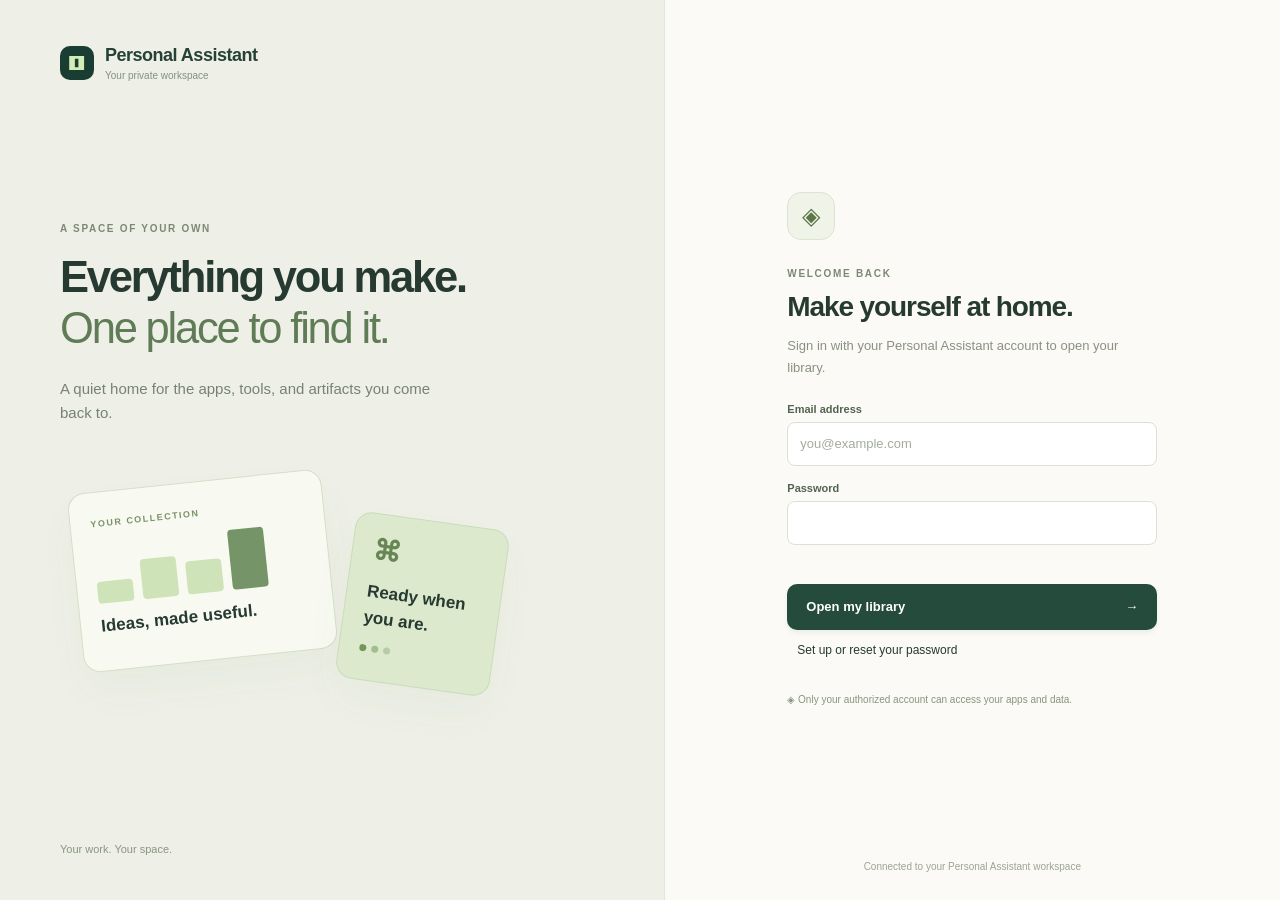
<file: index.html>
<!doctype html>
<html lang="en">
  <head>
    <meta charset="UTF-8" />
    <meta name="viewport" content="width=device-width, initial-scale=1.0" />
    <meta name="referrer" content="no-referrer" />
    <meta name="description" content="Your private home for apps and artifacts." />
    <meta name="theme-color" content="#f4f3ee" />
    <title>Personal Assistant — Your private workspace</title>
    <link rel="icon" type="image/svg+xml" href="./mark.svg" />
    <script type="module" crossorigin src="./assets/index-ByE7MhaU.js"></script>
    <link rel="stylesheet" crossorigin href="./assets/index-DvB488Qq.css">
  </head>
  <body>
    <a class="skip-link" href="#main">Skip to content</a>
    <div id="app"><main id="main" class="initial-state" aria-live="polite">Opening your workspace…</main></div>
    <div id="toast" class="toast" role="status" aria-live="polite" hidden></div>
  </body>
</html>
</file>
<file: assets/index-DvB488Qq.css>
:root{color:#263a32;--ink:#23382e;--line:#dfe4d8;--green:#244b3b;background:#f4f3ee;font-family:Inter,-apple-system,BlinkMacSystemFont,Segoe UI,sans-serif;font-weight:400}*{box-sizing:border-box}body{margin:0}button,input,select,textarea{font:inherit}button{cursor:pointer;color:inherit;background:0 0;border:0}button:disabled{cursor:wait;opacity:.6}button,a,input,select,textarea{outline-offset:4px}h1,h2,h3,p{margin:0}h1,h2,h3{font-weight:600}p{line-height:1.65}h1 em{color:#607c56;font-style:normal;font-weight:400}.sr-only{clip:rect(0,0,0,0);white-space:nowrap;border:0;width:1px;height:1px;margin:-1px;padding:0;position:absolute;overflow:hidden}.skip-link{z-index:100;background:#fff;border-radius:8px;padding:12px;position:fixed;top:-80px;left:16px}.skip-link:focus{top:16px}.initial-state{place-items:center;min-height:100vh;display:grid}.button{border-radius:10px;justify-content:center;align-items:center;gap:10px;min-height:46px;padding:12px 19px;font-size:13px;font-weight:600;transition:background .15s,transform .15s;display:inline-flex}.button:hover{transform:translateY(-1px)}.primary{background:var(--green);color:#fff;box-shadow:0 3px 5px #223d2910}.primary:hover{background:#173b2c}.secondary{background:#eef1e8;border:1px solid #dce2d4}.quiet-button{border-radius:8px;min-height:40px;padding:8px 10px;font-size:12px;font-weight:500}.quiet-button:hover,.icon-button:hover{background:#e8ede1}.icon-button{border-radius:8px;place-items:center;width:36px;height:36px;font-size:22px;display:inline-grid}.brand{color:#264135;letter-spacing:-.5px;align-items:center;gap:11px;font-size:18px;font-weight:650;text-decoration:none;display:flex}.brand small{letter-spacing:0;color:#859080;margin-top:4px;font-size:10px;font-weight:400;display:block}.eyebrow{letter-spacing:1.7px;color:#7b8974;font-size:10px;font-weight:650;display:block}.status-dot{background:#78a45b;border-radius:50%;width:6px;height:6px;display:inline-block}.login-layout{grid-template-columns:1.08fr 1fr;min-height:100vh;display:grid}.login-story{background:#eef0e7;border-right:1px solid #e3e7da;flex-direction:column;padding:45px 60px;display:flex;overflow:hidden}.story-body{max-width:610px;margin:auto 0;padding:50px 0 55px}.story-body h1{letter-spacing:-2.2px;margin:18px 0 22px;font-size:clamp(30px,3.4vw,55px);line-height:1.18}.story-body p{color:#778271;max-width:380px;font-size:15px}.login-story footer{color:#8a9582;font-size:11px}.story-art{max-width:440px;height:230px;margin-top:40px;position:relative}.art-card{border:1px solid #d5dfc8;border-radius:17px;padding:20px;position:absolute;box-shadow:0 20px 40px #4960330a}.art-card span{letter-spacing:1.5px;color:#789268;font-size:9px;font-weight:700}.art-card b{font-size:17px;font-weight:600;line-height:1.5;display:block}.art-one{background:#f8faf2;width:255px;height:180px;top:15px;left:15px;transform:rotate(-6deg)}.mini-bars{align-items:end;gap:9px;height:63px;margin:10px 0;display:flex}.mini-bars i{background:#cfe3b9;border-radius:4px;width:36px;height:40px;display:block}.mini-bars i:first-child{height:22px}.mini-bars i:nth-child(3){height:33px}.mini-bars i:nth-child(4){background:#759468;height:60px}.art-two{background:#dce9cc;border:1px solid #cadcba;width:155px;height:168px;top:54px;right:0;transform:rotate(8deg)}.art-two>span{color:#688556;margin-bottom:12px;font-size:28px;display:block}.mini-dots{gap:5px;margin-top:15px;display:flex}.mini-dots i{background:#72975b;border-radius:50%;width:7px;height:7px}.mini-dots i:nth-child(2){background:#a3bd8d}.mini-dots i:nth-child(3){background:#b8cba7}.login-panel{background:#fbfaf6;flex-direction:column;justify-content:center;align-items:center;padding:60px 40px;display:flex;position:relative}.login-box{width:100%;max-width:370px}.lock-emblem{color:#5a7748;background:#f0f4e8;border:1px solid #dce4d2;border-radius:14px;place-items:center;width:48px;height:48px;margin-bottom:28px;font-size:24px;display:grid}.login-box h2{letter-spacing:-1.1px;margin:12px 0;font-size:28px}.login-box>p{color:#899181;margin-bottom:25px;font-size:13px}.login-box label,.modal label{color:#52634f;margin:16px 0 7px;font-size:11px;font-weight:600;display:block}.login-box input,.modal input,.modal textarea,.modal select{width:100%;min-height:44px;color:var(--ink);background:#fff;border:1px solid #dce1d4;border-radius:8px;padding:10px 12px;font-size:13px}.login-box input::placeholder{color:#a4ac9c}.login-box .button{justify-content:space-between;width:100%;margin-top:10px}.form-error{color:#ad4534;min-height:19px;margin-top:10px;font-size:12px}.login-box>.login-note{color:#88957e;margin:22px 0 0;font-size:10px;line-height:1.6}.login-foot{color:#9da491;font-size:10px;position:absolute;bottom:28px}.workspace{grid-template-columns:235px minmax(0,1fr);min-height:100vh;display:grid}.sidebar{border-right:1px solid var(--line);background:#f8f8f2;flex-direction:column;height:100vh;padding:32px 20px 18px;display:flex;position:sticky;top:0}.sidebar .brand{margin-bottom:46px;font-size:14px}.sidebar .brand small{font-size:9px}.sidebar-label{letter-spacing:1.5px;color:#929e84;margin:0 10px 13px;font-size:9px;font-weight:650}.sidebar nav{flex-direction:column;gap:5px;display:flex}.nav-item{color:#7d8876;text-align:left;border-radius:9px;align-items:center;gap:12px;min-height:44px;padding:10px 12px;font-size:12px;font-weight:500;display:flex}.nav-item b{width:20px;font-size:20px;font-weight:400;line-height:1}.nav-item span{color:#899680;margin-left:auto;font-size:10px}.nav-item:hover{background:#eef2e6}.nav-item.active{color:#395736;background:#e5ecd9}.sidebar-bottom{margin-top:auto}.private-note{color:#859675;border-top:1px solid #e3e7dc;align-items:start;gap:9px;margin:28px 4px;padding:16px 4px;display:flex}.private-note strong{color:#6d7d61;font-size:10px}.private-note p{color:#89977b;margin-top:5px;font-size:10px;line-height:1.6}.profile{border-top:1px solid #e3e7dc;align-items:center;gap:9px;padding-top:19px;display:flex}.avatar{color:#657d52;background:#e3ecd6;border:1px solid #d3dfc5;border-radius:50%;place-items:center;width:33px;height:33px;font-size:12px;font-weight:600;display:grid}.profile strong{font-size:11px;display:block}.profile small{color:#94a087;margin-top:3px;font-size:9px;display:block}.profile button{color:#849576;margin-left:auto}.topbar{border-bottom:1px solid var(--line);background:#f7f6f0;justify-content:space-between;align-items:center;height:78px;padding:0 42px;display:flex}.breadcrumb{color:#929d84;align-items:center;gap:13px;font-size:11px;display:flex}.breadcrumb strong{color:#6b7d5e;font-weight:500}.breadcrumb>span{color:#bdc4b5}.topbar-actions{align-items:center;gap:12px;display:flex}.private-pill{color:#839476;background:#eeefe5;border:1px solid #dee4d3;border-radius:30px;padding:5px 9px;font-size:10px}.mobile-signout{font-size:10px;display:none}.content{max-width:1450px;margin:auto;padding:41px 42px 20px}.page-heading{justify-content:space-between;align-items:center;gap:25px;display:flex}.page-heading h1{letter-spacing:-1.4px;margin:11px 0 10px;font-size:36px;line-height:1.3}.page-heading p{color:#87967b;font-size:12px}.page-heading .eyebrow{letter-spacing:1.35px;font-size:8px}.page-heading>.button{white-space:nowrap;min-height:42px;font-size:11px}.collection-overview{background:#eeefe5;border:1px solid #e0e5d6;border-radius:13px;align-items:center;gap:32px;margin:32px 0 34px;padding:19px 23px;display:flex}.collection-overview>div{border-right:1px solid #dce3cf;align-items:center;gap:10px;padding-right:30px;display:flex}.collection-overview>div:nth-child(3){border:0;padding:0}.stat-number{letter-spacing:-.6px;color:#5e7850;font-size:22px;font-weight:600}.collection-overview>div>span:last-child{color:#8b987e;max-width:64px;font-size:10px;line-height:1.5}.collection-overview>p{color:#8f9b82;align-items:center;gap:6px;margin-left:auto;font-size:9px;display:flex}.section-heading{justify-content:space-between;align-items:center;margin-bottom:15px;display:flex}.section-heading h2{letter-spacing:-.3px;font-size:16px}.section-heading .quiet-button{color:#859874;font-size:10px}.toolbar{align-items:center;gap:10px;display:flex}.search-field{background:#fafbf5;border:1px solid #dce2d3;border-radius:9px;flex:1;align-items:center;gap:10px;height:43px;padding:0 12px;display:flex}.search-field>span:first-child{color:#93a082;font-size:22px}.search-field input{color:#617650;background:0 0;border:0;outline:none;width:100%;min-width:0;height:100%;font-size:11px}.search-field input::placeholder{color:#97a588}.search-field:focus-within{outline-offset:2px;outline:2px solid #7b985e}.search-field kbd{color:#a5ad9a;border:1px solid #e1e5d8;border-radius:4px;padding:2px 5px;font-size:10px}.sort-label select{color:#8c9a7d;background:#fafbf5;border:1px solid #dce2d3;border-radius:9px;max-width:155px;height:43px;padding:0 28px 0 12px;font-size:10px}.view-switch{background:#fafbf5;border:1px solid #dce2d3;border-radius:9px;gap:1px;height:43px;padding:3px;display:flex}.view-switch .icon-button{color:#94a185;width:34px;height:34px;font-size:18px}.view-switch .selected{color:#668052;background:#e9efdf}.tag-filters{flex-wrap:wrap;gap:7px;margin:15px 0 22px;display:flex}.tag-filter{color:#889c74;background:#f6f7ef;border:1px solid #dde4d3;border-radius:25px;min-height:29px;padding:6px 11px;font-size:9px}.tag-filter.selected{color:#6d835a;background:#e6edd8;border-color:#d2dfc0}.cards{grid-template-columns:repeat(3,minmax(0,1fr));gap:19px;display:grid}.item-card{background:#fbfcf6;border:1px solid #e0e5d8;border-radius:13px;transition:transform .2s,box-shadow .2s;overflow:hidden}.item-card:hover{transform:translateY(-3px);box-shadow:0 10px 24px #203d1610}.card-preview{background:var(--card-tone);border-radius:8px;height:165px;margin:8px 8px 0;padding:14px 16px;position:relative;overflow:hidden}.card-category{letter-spacing:1px;opacity:.65;font-size:8px;font-weight:600}.preview-symbol{color:#4c6745;opacity:.7;font-size:40px;position:absolute;top:55px;left:25px}.preview-lines{flex-direction:column;gap:9px;display:flex;position:absolute;top:63px;left:90px;right:27px}.preview-lines i{background:#ffffff8c;border-radius:4px;height:10px;display:block}.preview-lines i:nth-child(2){width:75%;height:8px}.preview-lines i:nth-child(3){width:45%;height:8px}.preview-caption{letter-spacing:.2px;color:#566c47;opacity:.65;font-size:10px;position:absolute;bottom:21px;left:25px}.save-button{color:#7a8f6f;background:#ffffff5c;border-radius:7px;place-items:center;width:28px;height:28px;font-size:19px;display:grid;position:absolute;top:9px;right:10px}.save-button.saved{color:#4f6a34;background:#ffffffbd}.card-body{padding:17px 18px 14px}.card-title-row{justify-content:space-between;align-items:start;gap:7px;display:flex}.card-body h3{letter-spacing:-.1px;font-size:13px;line-height:1.5}.item-state{color:#8b7c4a;white-space:nowrap;background:#f0eeda;border-radius:10px;margin-top:1px;padding:4px 6px;font-size:7px}.item-state.ready{color:#6e895b;background:#e2ebd8}.card-body>p{color:#889978;min-height:35px;margin:8px 0 13px;font-size:10px;line-height:1.7}.card-tags{flex-wrap:wrap;gap:5px;min-height:21px;display:flex}.card-tags>span{color:#889c73;background:#f0f3e8;border:1px solid #e5eadd;border-radius:4px;padding:3px 6px;font-size:8px}.card-footer{border-top:1px solid #e8eddf;justify-content:space-between;align-items:center;margin-top:14px;padding-top:10px;display:flex}.card-footer>span{color:#8b9b79;font-size:8px}.open-item{color:#6e855b;min-height:30px;padding:4px;font-size:10px;font-weight:600}.content-footer{color:#92a17f;border-top:1px solid #e1e6d7;justify-content:space-between;margin-top:26px;padding-top:27px;font-size:9px;display:flex}.empty-state{text-align:center;background:#f6f8ef;border:1px dashed #d6dfc9;border-radius:13px;flex-direction:column;grid-column:1/-1;justify-content:center;align-items:center;min-height:260px;padding:35px;display:flex}.empty-state>span{color:#a5b291;margin-bottom:18px;font-size:34px}.empty-state h3{color:#6c825a;margin-bottom:10px;font-size:20px}.empty-state p{color:#879a72;margin-bottom:20px;font-size:12px}.list-view{grid-template-columns:1fr}.list-view .item-card{display:flex}.list-view .card-preview{flex:none;width:160px;height:auto;min-height:145px;margin:8px}.list-view .preview-lines{display:none}.list-view .preview-symbol{top:43px;left:50px}.list-view .preview-caption{font-size:9px;bottom:15px;left:15px}.list-view .card-body{flex:1}.list-view .card-body>p{min-height:0;margin:5px 0 9px}.list-view .card-footer{margin-top:9px}.modal{width:min(550px,100vw - 32px);color:var(--ink);background:#fcfdf7;border:1px solid #dce4d1;border-radius:17px;max-height:calc(100dvh - 40px);padding:27px;overflow:auto;box-shadow:0 30px 80px #22351b33}.modal::backdrop{-webkit-backdrop-filter:blur(4px);backdrop-filter:blur(4px);background:#1f352d5c}.modal-heading{justify-content:space-between;align-items:center;margin-bottom:10px;display:flex}.modal h2{letter-spacing:-.8px;margin-bottom:12px;font-size:25px}.modal>p{color:#879a75;margin-bottom:15px;font-size:12px}.modal .form-row{grid-template-columns:1fr 1.5fr;gap:15px;display:grid}.modal-actions{justify-content:end;gap:10px;margin-top:20px;display:flex}.app-viewer{width:calc(100vw - 36px);max-width:1500px;height:calc(100dvh - 36px);padding:0;overflow:hidden}.viewer-heading{border-bottom:1px solid #dbe4ce;align-items:center;gap:25px;height:70px;padding:12px 20px;display:flex}.viewer-heading>div{flex:1}.viewer-heading h2{margin:0 0 3px;font-size:14px}.viewer-heading span{color:#95a284;font-size:9px}.app-viewer iframe{background:#fff;border:0;width:100%;height:calc(100% - 70px)}.toast{z-index:200;color:#f0f4e9;background:#244b3b;border-radius:11px;max-width:calc(100vw - 30px);padding:12px 20px;font-size:12px;position:fixed;bottom:25px;left:50%;transform:translate(-50%);box-shadow:0 8px 30px #243b2130}.toast[hidden]{display:none}@media (max-width:1100px){.workspace{grid-template-columns:205px minmax(0,1fr)}.sidebar{padding:28px 15px 18px}.sidebar .brand{font-size:12px}.content{padding:32px 27px 20px}.topbar{padding:0 27px}.page-heading h1{font-size:30px}.collection-overview{gap:19px;padding:17px}.collection-overview>div{gap:8px;padding-right:18px}.collection-overview>p{display:none}.cards{grid-template-columns:repeat(2,minmax(0,1fr))}.login-story{padding:35px}.story-art{transform-origin:0;transform:scale(.85)}.login-panel{padding:35px}.story-body h1{letter-spacing:-1.4px}}@media (max-width:760px){.workspace{display:block}.sidebar{border-right:0;border-bottom:1px solid var(--line);height:auto;padding:16px 20px;display:block;position:relative}.sidebar .brand{margin:0;font-size:16px}.sidebar .brand img{width:29px;height:29px}.sidebar .brand small,.sidebar-label,.sidebar-bottom{display:none}.sidebar nav{flex-direction:row;gap:4px;margin-top:18px;overflow:auto}.nav-item{white-space:nowrap;gap:6px;min-height:37px;padding:8px 11px;font-size:10px}.nav-item b{width:17px;font-size:17px}.nav-item span{margin:0;font-size:9px}.topbar{height:50px;padding:0 20px}.breadcrumb,.private-pill{font-size:9px}.mobile-signout{display:block}.content{padding:28px 20px 18px}.page-heading{display:block}.page-heading h1{margin-top:10px;font-size:31px}.page-heading p{max-width:320px;font-size:11px}.page-heading>.button{margin-top:20px}.collection-overview{gap:13px;margin:23px 0 25px;padding:15px}.collection-overview>div{gap:8px;padding-right:13px}.stat-number{font-size:20px}.collection-overview>div>span:last-child{max-width:52px;font-size:8px}.toolbar{flex-wrap:wrap}.search-field{flex-basis:100%}.sort-label{flex:1}.sort-label select{width:100%;max-width:none}.tag-filters{margin:12px 0 17px}.cards{gap:13px}.card-preview{height:135px}.card-category{font-size:7px}.preview-symbol{font-size:30px;top:44px;left:18px}.preview-lines{gap:7px;top:50px;left:62px;right:20px}.preview-lines i{height:8px}.preview-lines i:nth-child(n+2){height:6px}.preview-caption{font-size:8px;bottom:16px;left:18px}.card-body{padding:12px}.card-title-row{display:block}.card-body h3{font-size:12px}.item-state{margin-top:5px;display:inline-block}.card-body>p{min-height:45px;margin:7px 0 10px;font-size:9px}.card-tags>span,.card-footer>span{font-size:7px}.open-item{font-size:8px}.content-footer{gap:15px;margin-top:23px;font-size:8px}.content-footer>span:last-child{text-align:right;max-width:130px}.list-view .card-preview{width:110px}.list-view .preview-symbol{left:32px}.list-view .preview-caption{display:none}.login-layout{display:block}.login-story{padding:23px 25px}.story-body{padding:28px 0 25px}.story-body h1{letter-spacing:-1.5px;margin:12px 0;font-size:34px}.story-body p{max-width:310px;font-size:12px}.story-art,.login-story footer{display:none}.login-panel{min-height:520px;padding:35px 25px 65px}.login-box{max-width:420px}.login-box h2{font-size:26px}.lock-emblem{margin-bottom:22px}.login-foot{font-size:9px;bottom:24px}.viewer-heading{gap:10px;height:66px;padding:10px}.viewer-heading>.quiet-button{padding:6px;font-size:10px}.app-viewer iframe{height:calc(100% - 66px)}}@media (max-width:400px){.content{padding-left:16px;padding-right:16px}.cards{grid-template-columns:1fr}.card-preview{height:155px}.card-title-row{display:flex}.item-state{margin-top:0}.card-body>p{min-height:0;font-size:10px}.preview-symbol{font-size:38px;top:48px;left:25px}.preview-lines{top:55px;left:90px;right:35px}.preview-caption{font-size:10px;left:25px}.card-body{padding:16px}.list-view .card-title-row{display:block}.collection-overview{gap:8px}.collection-overview>div{gap:6px;padding-right:9px}.stat-number{font-size:18px}.sidebar{padding:15px 16px}.nav-item{padding:7px 9px}}@media (prefers-reduced-motion:reduce){*,:before,:after{scroll-behavior:auto!important;transition:none!important;animation:none!important}}.app-viewer{border:0;border-radius:0;flex-direction:column;width:100%;max-width:none;height:100dvh;max-height:none;margin:0;display:flex;position:fixed;inset:0}.app-viewer:not([open]){display:none}.viewer-heading{height:auto;min-height:60px;padding:calc(8px + env(safe-area-inset-top)) max(12px,env(safe-area-inset-right)) 8px max(12px,env(safe-area-inset-left));flex:none}.viewer-heading>div{min-width:0}.viewer-heading h2{text-overflow:ellipsis;white-space:nowrap;overflow:hidden}.viewer-heading [data-close]{flex:none;min-height:44px}.app-viewer iframe{height:auto;min-height:0;padding-bottom:env(safe-area-inset-bottom);flex:1;display:block}
</file>
